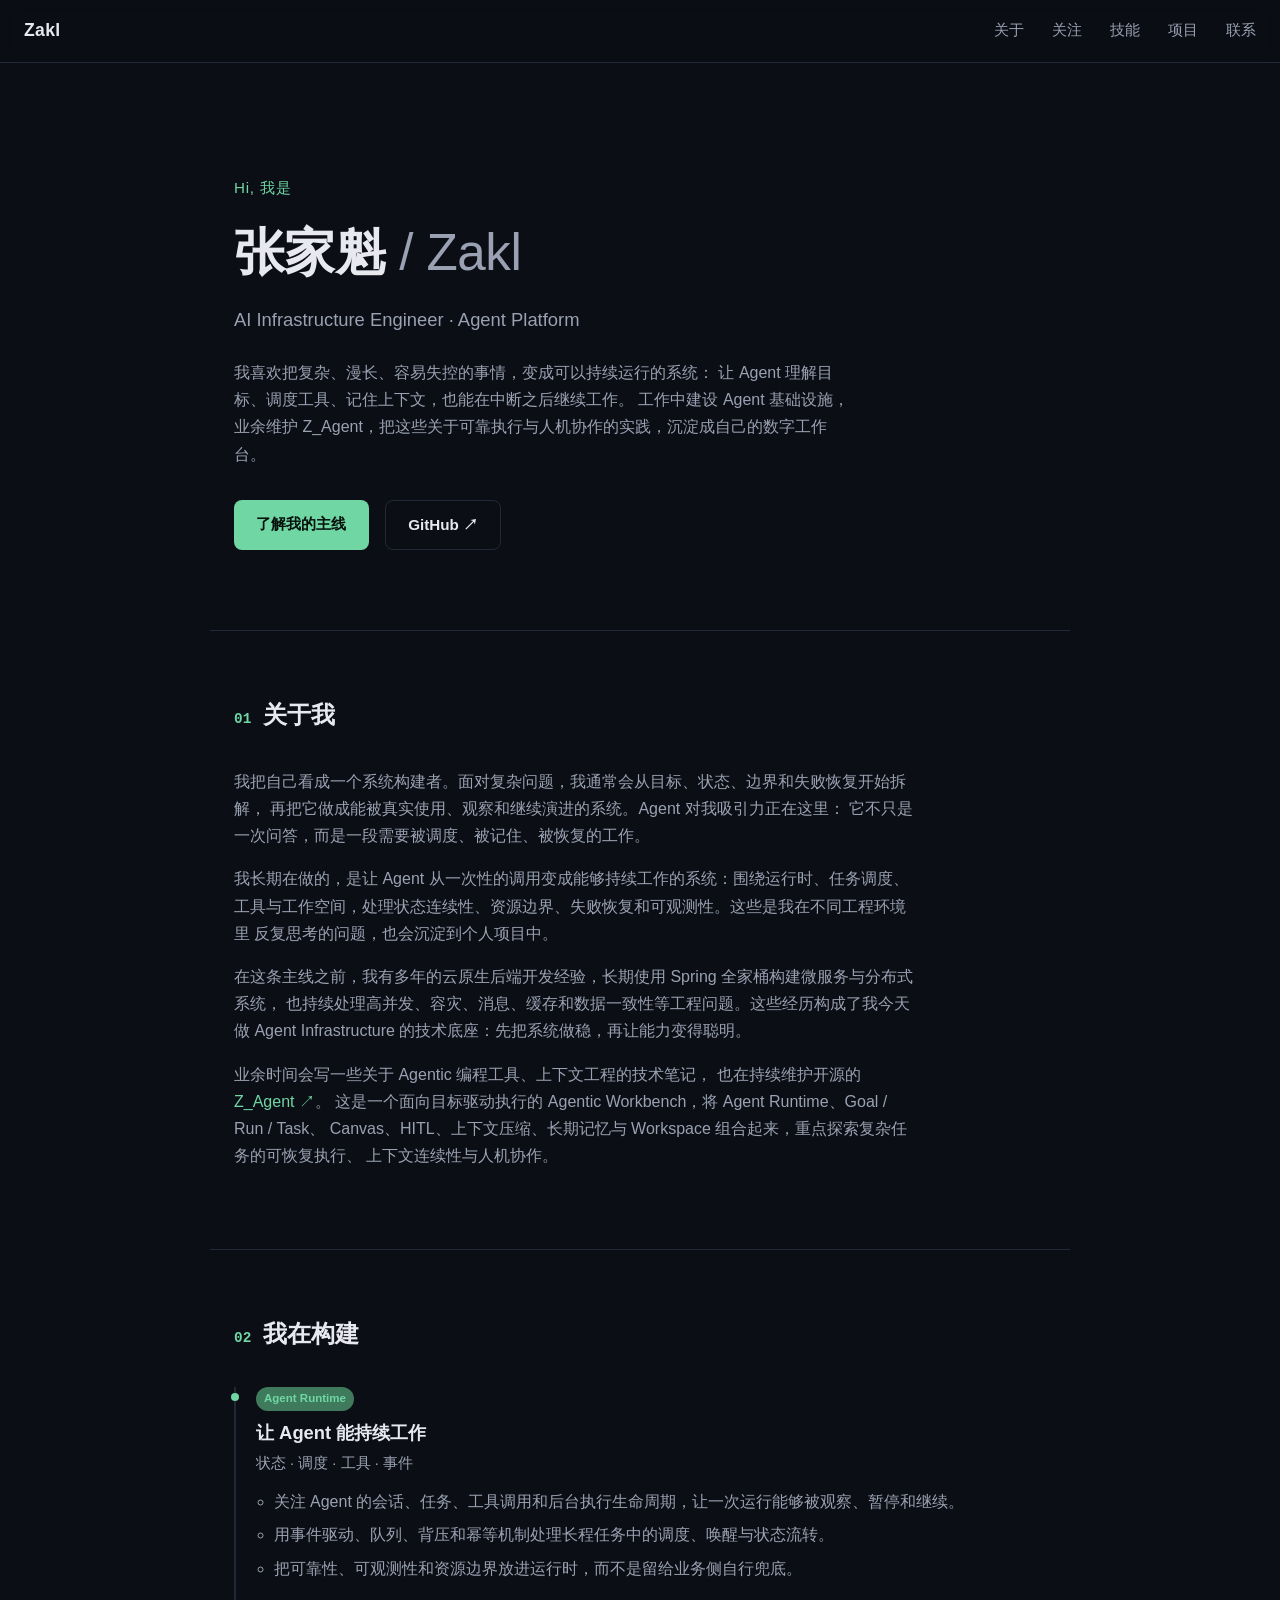
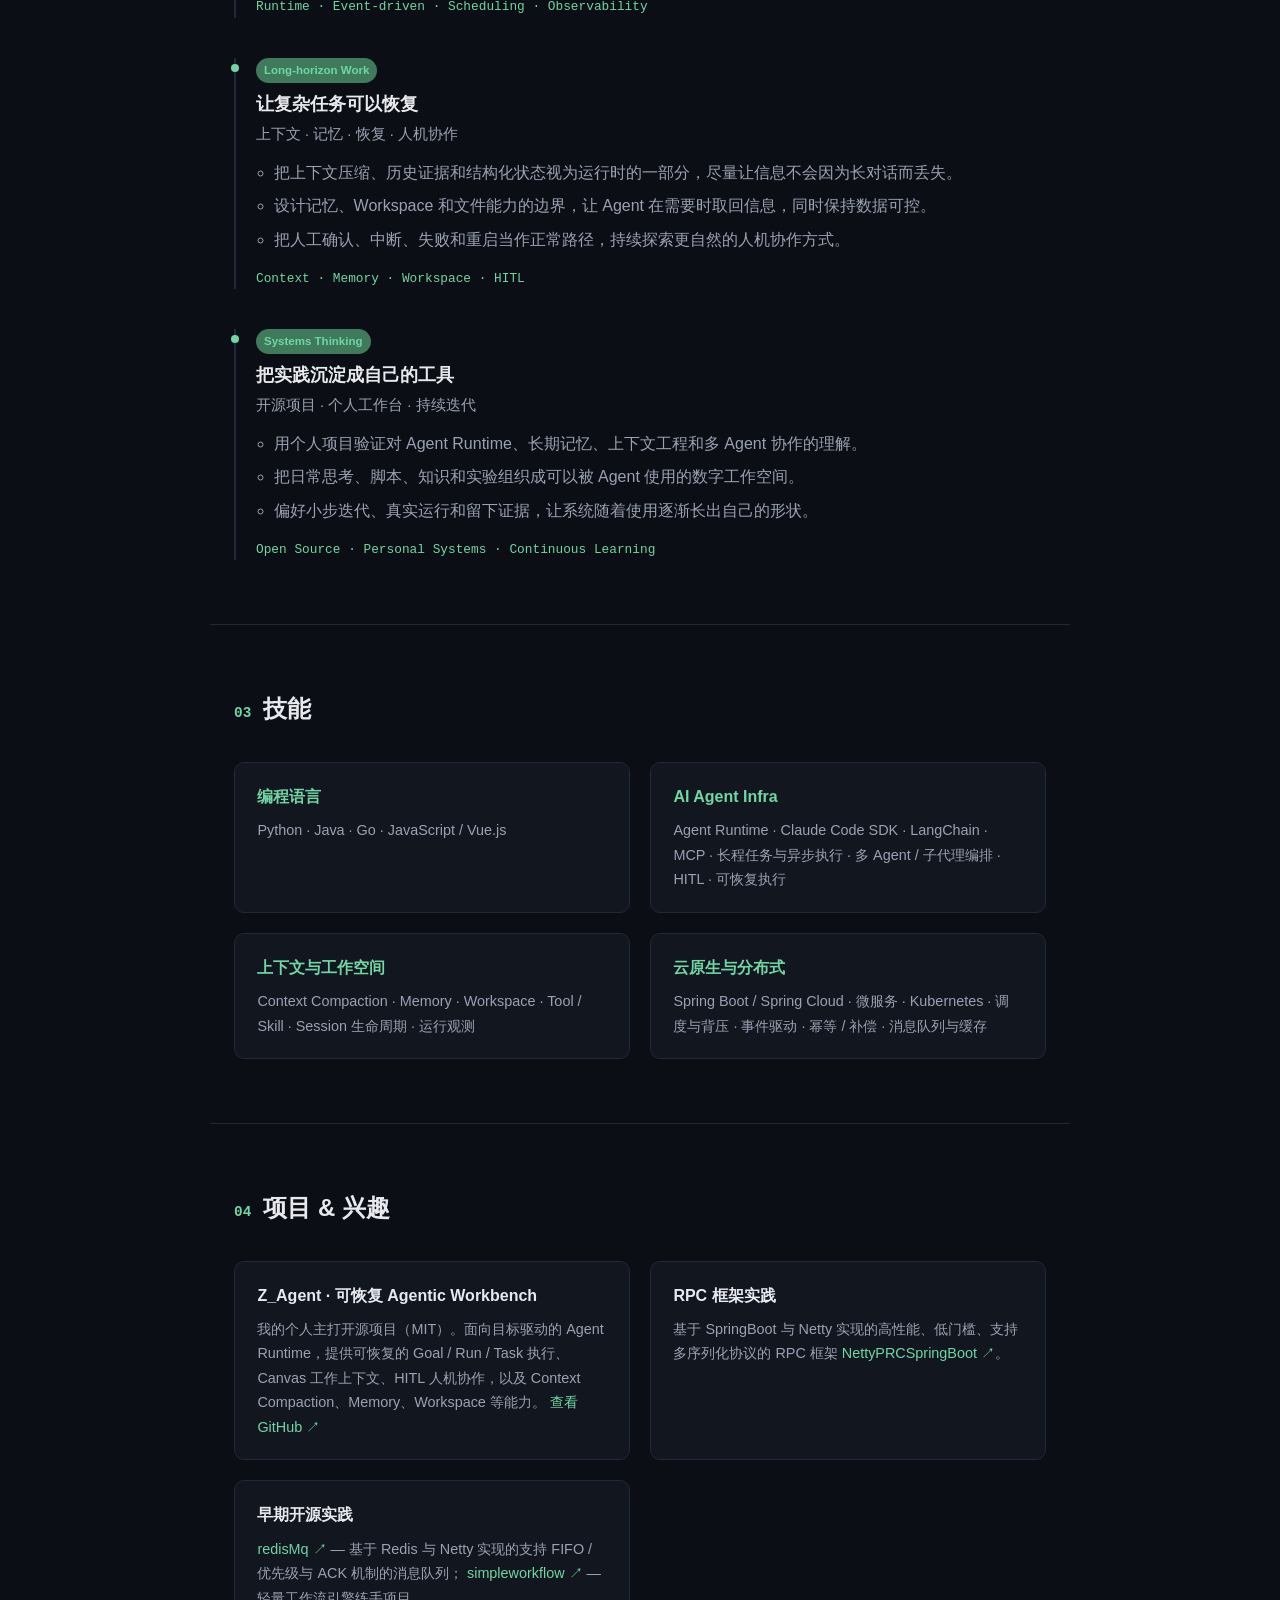
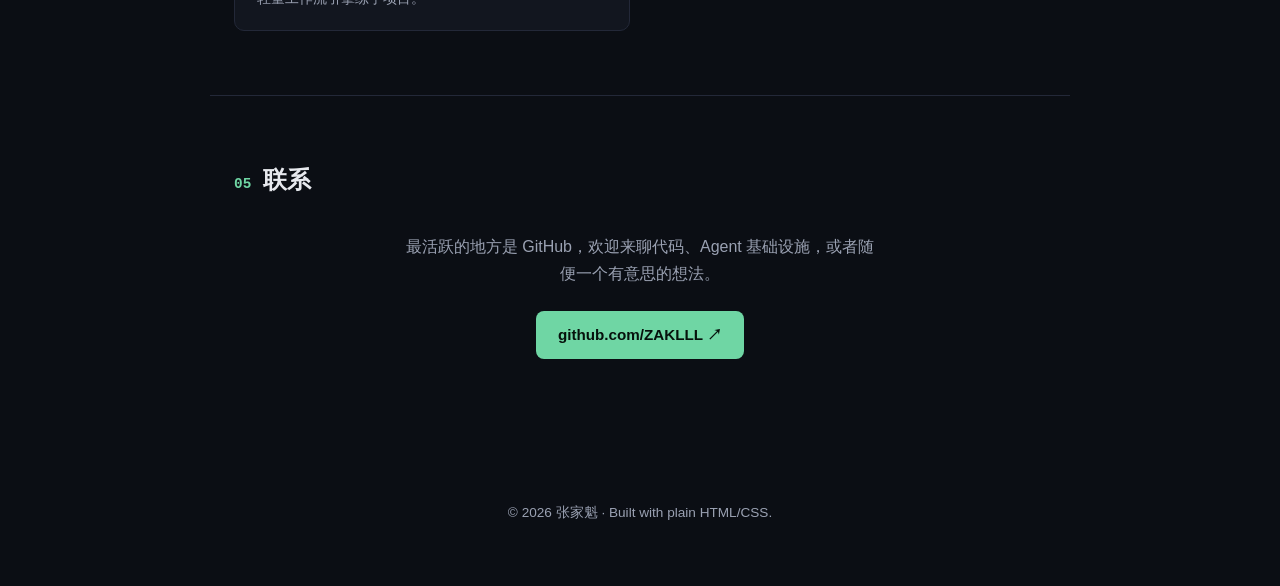
<file: index.html>
<!DOCTYPE html>
<html lang="zh-CN">
<head>
<meta charset="UTF-8">
<meta name="viewport" content="width=device-width, initial-scale=1.0">
<title>张家魁 · Zakl — AI Infrastructure Engineer</title>
<meta name="description" content="张家魁（Zakl）— 关注 Agent Runtime、长程任务、可靠执行与个人数字工作台的系统构建者。">
<link rel="icon" type="image/svg+xml" href="favicon.svg">
<link rel="stylesheet" href="style.css">
</head>
<body>

<nav class="nav" id="nav">
  <a href="#top" class="nav__brand">Zakl</a>
  <button class="nav__toggle" id="navToggle" aria-label="打开菜单">
    <span></span><span></span><span></span>
  </button>
  <div class="nav__links" id="navLinks">
    <a href="#about">关于</a>
    <a href="#focus">关注</a>
    <a href="#skills">技能</a>
    <a href="#projects">项目</a>
    <a href="#contact">联系</a>
  </div>
</nav>

<header class="hero" id="top">
  <div class="hero__inner">
    <p class="hero__eyebrow">Hi, 我是</p>
    <h1 class="hero__name">张家魁 <span class="hero__alias">/ Zakl</span></h1>
    <p class="hero__role">AI Infrastructure Engineer · Agent Platform</p>
    <p class="hero__desc">
      我喜欢把复杂、漫长、容易失控的事情，变成可以持续运行的系统：
      让 Agent 理解目标、调度工具、记住上下文，也能在中断之后继续工作。
      工作中建设 Agent 基础设施，业余维护 Z_Agent，把这些关于可靠执行与人机协作的实践，沉淀成自己的数字工作台。
    </p>
    <div class="hero__actions">
      <a class="btn btn--primary" href="#about">了解我的主线</a>
      <a class="btn btn--ghost" href="https://github.com/ZAKLLL" target="_blank" rel="noopener">GitHub ↗</a>
    </div>
  </div>
</header>

<main>

  <section class="section" id="about">
    <h2 class="section__title"><span class="section__num">01</span>关于我</h2>
    <div class="section__body">
      <p>
        我把自己看成一个系统构建者。面对复杂问题，我通常会从目标、状态、边界和失败恢复开始拆解，
        再把它做成能被真实使用、观察和继续演进的系统。Agent 对我吸引力正在这里：
        它不只是一次问答，而是一段需要被调度、被记住、被恢复的工作。
      </p>
      <p>
        我长期在做的，是让 Agent 从一次性的调用变成能够持续工作的系统：围绕运行时、任务调度、
        工具与工作空间，处理状态连续性、资源边界、失败恢复和可观测性。这些是我在不同工程环境里
        反复思考的问题，也会沉淀到个人项目中。
      </p>
      <p>
        在这条主线之前，我有多年的云原生后端开发经验，长期使用 Spring 全家桶构建微服务与分布式系统，
        也持续处理高并发、容灾、消息、缓存和数据一致性等工程问题。这些经历构成了我今天做 Agent Infrastructure
        的技术底座：先把系统做稳，再让能力变得聪明。
      </p>
      <p>
        业余时间会写一些关于 Agentic 编程工具、上下文工程的技术笔记，
        也在持续维护开源的
        <a href="https://github.com/ZAKLLL/zagent" target="_blank" rel="noopener">Z_Agent ↗</a>。
        这是一个面向目标驱动执行的 Agentic Workbench，将 Agent Runtime、Goal / Run / Task、
        Canvas、HITL、上下文压缩、长期记忆与 Workspace 组合起来，重点探索复杂任务的可恢复执行、
        上下文连续性与人机协作。
      </p>
    </div>
  </section>

  <section class="section" id="focus">
    <h2 class="section__title"><span class="section__num">02</span>我在构建</h2>
    <ol class="timeline">

      <li class="timeline__item">
        <div class="timeline__meta">
          <span class="timeline__tag">Agent Runtime</span>
        </div>
        <h3 class="timeline__role">让 Agent 能持续工作</h3>
        <p class="timeline__org">状态 · 调度 · 工具 · 事件</p>
        <ul class="timeline__points">
          <li>关注 Agent 的会话、任务、工具调用和后台执行生命周期，让一次运行能够被观察、暂停和继续。</li>
          <li>用事件驱动、队列、背压和幂等机制处理长程任务中的调度、唤醒与状态流转。</li>
          <li>把可靠性、可观测性和资源边界放进运行时，而不是留给业务侧自行兜底。</li>
        </ul>
        <div class="timeline__stack">Runtime · Event-driven · Scheduling · Observability</div>
      </li>

      <li class="timeline__item">
        <div class="timeline__meta">
          <span class="timeline__tag">Long-horizon Work</span>
        </div>
        <h3 class="timeline__role">让复杂任务可以恢复</h3>
        <p class="timeline__org">上下文 · 记忆 · 恢复 · 人机协作</p>
        <ul class="timeline__points">
          <li>把上下文压缩、历史证据和结构化状态视为运行时的一部分，尽量让信息不会因为长对话而丢失。</li>
          <li>设计记忆、Workspace 和文件能力的边界，让 Agent 在需要时取回信息，同时保持数据可控。</li>
          <li>把人工确认、中断、失败和重启当作正常路径，持续探索更自然的人机协作方式。</li>
        </ul>
        <div class="timeline__stack">Context · Memory · Workspace · HITL</div>
      </li>

      <li class="timeline__item">
        <div class="timeline__meta">
          <span class="timeline__tag">Systems Thinking</span>
        </div>
        <h3 class="timeline__role">把实践沉淀成自己的工具</h3>
        <p class="timeline__org">开源项目 · 个人工作台 · 持续迭代</p>
        <ul class="timeline__points">
          <li>用个人项目验证对 Agent Runtime、长期记忆、上下文工程和多 Agent 协作的理解。</li>
          <li>把日常思考、脚本、知识和实验组织成可以被 Agent 使用的数字工作空间。</li>
          <li>偏好小步迭代、真实运行和留下证据，让系统随着使用逐渐长出自己的形状。</li>
        </ul>
        <div class="timeline__stack">Open Source · Personal Systems · Continuous Learning</div>
      </li>

    </ol>
  </section>

  <section class="section" id="skills">
    <h2 class="section__title"><span class="section__num">03</span>技能</h2>
    <div class="skills-grid">
      <div class="skill-card">
        <h3>编程语言</h3>
        <p>Python · Java · Go · JavaScript / Vue.js</p>
      </div>
      <div class="skill-card">
        <h3>AI Agent Infra</h3>
        <p>Agent Runtime · Claude Code SDK · LangChain · MCP · 长程任务与异步执行 · 多 Agent / 子代理编排 · HITL · 可恢复执行</p>
      </div>
      <div class="skill-card">
        <h3>上下文与工作空间</h3>
        <p>Context Compaction · Memory · Workspace · Tool / Skill · Session 生命周期 · 运行观测</p>
      </div>
      <div class="skill-card">
        <h3>云原生与分布式</h3>
        <p>Spring Boot / Spring Cloud · 微服务 · Kubernetes · 调度与背压 · 事件驱动 · 幂等 / 补偿 · 消息队列与缓存</p>
      </div>
    </div>
  </section>

  <section class="section" id="projects">
    <h2 class="section__title"><span class="section__num">04</span>项目 & 兴趣</h2>
    <div class="projects-grid">
      <article class="project-card">
        <h3>Z_Agent · 可恢复 Agentic Workbench</h3>
        <p>
          我的个人主打开源项目（MIT）。面向目标驱动的 Agent Runtime，提供可恢复的 Goal / Run / Task 执行、
          Canvas 工作上下文、HITL 人机协作，以及 Context Compaction、Memory、Workspace 等能力。
          <a href="https://github.com/ZAKLLL/zagent" target="_blank" rel="noopener">查看 GitHub ↗</a>
        </p>
      </article>
      <article class="project-card">
        <h3>RPC 框架实践</h3>
        <p>基于 SpringBoot 与 Netty 实现的高性能、低门槛、支持多序列化协议的 RPC 框架
          <a href="https://github.com/ZAKLLL/NettyPRCSpringBoot" target="_blank" rel="noopener">NettyPRCSpringBoot ↗</a>。</p>
      </article>
      <article class="project-card">
        <h3>早期开源实践</h3>
        <p>
          <a href="https://github.com/ZAKLLL/redisMq" target="_blank" rel="noopener">redisMq ↗</a> —
          基于 Redis 与 Netty 实现的支持 FIFO / 优先级与 ACK 机制的消息队列；
          <a href="https://github.com/ZAKLLL/simpleworkflow" target="_blank" rel="noopener">simpleworkflow ↗</a> —
          轻量工作流引擎练手项目。
        </p>
      </article>
    </div>
  </section>

  <section class="section section--contact" id="contact">
    <h2 class="section__title"><span class="section__num">05</span>联系</h2>
    <p class="contact__text">最活跃的地方是 GitHub，欢迎来聊代码、Agent 基础设施，或者随便一个有意思的想法。</p>
    <a class="btn btn--primary" href="https://github.com/ZAKLLL" target="_blank" rel="noopener">github.com/ZAKLLL ↗</a>
  </section>

</main>

<footer class="footer">
  <p>&copy; <span id="year"></span> 张家魁 · Built with plain HTML/CSS.</p>
</footer>

<script src="script.js"></script>
</body>
</html>
</file>
<file: style.css>
:root {
  --bg: #0b0e14;
  --bg-elev: #12161f;
  --border: #232838;
  --text: #e7e9ee;
  --text-dim: #9aa1b2;
  --accent: #6fd6a4;
  --accent-dim: #3f7a5c;
  --max-width: 860px;
  --font: -apple-system, BlinkMacSystemFont, "Segoe UI", "PingFang SC", "Microsoft YaHei", Helvetica, Arial, sans-serif;
}

* { box-sizing: border-box; }

html { scroll-behavior: smooth; }

body {
  margin: 0;
  font-family: var(--font);
  background: var(--bg);
  color: var(--text);
  line-height: 1.7;
  -webkit-font-smoothing: antialiased;
}

a { color: var(--accent); text-decoration: none; }
a:hover { text-decoration: underline; }

/* NAV */
.nav {
  position: sticky;
  top: 0;
  z-index: 10;
  display: flex;
  align-items: center;
  justify-content: space-between;
  padding: 1rem 1.5rem;
  background: rgba(11, 14, 20, 0.85);
  backdrop-filter: blur(8px);
  border-bottom: 1px solid var(--border);
}

.nav__brand {
  font-weight: 700;
  font-size: 1.1rem;
  color: var(--text);
  letter-spacing: 0.02em;
}
.nav__brand:hover { text-decoration: none; color: var(--accent); }

.nav__links {
  display: flex;
  gap: 1.75rem;
}
.nav__links a {
  color: var(--text-dim);
  font-size: 0.92rem;
}
.nav__links a:hover { color: var(--text); text-decoration: none; }

.nav__toggle {
  display: none;
  flex-direction: column;
  gap: 4px;
  background: none;
  border: none;
  cursor: pointer;
  padding: 4px;
}
.nav__toggle span {
  width: 22px;
  height: 2px;
  background: var(--text);
  display: block;
}

/* HERO */
.hero {
  padding: 7rem 1.5rem 5rem;
  max-width: var(--max-width);
  margin: 0 auto;
}
.hero__eyebrow {
  color: var(--accent);
  font-size: 0.95rem;
  margin: 0 0 0.5rem;
  letter-spacing: 0.05em;
}
.hero__name {
  font-size: clamp(2.2rem, 5vw, 3.2rem);
  margin: 0 0 0.5rem;
  font-weight: 800;
  letter-spacing: -0.01em;
}
.hero__alias {
  color: var(--text-dim);
  font-weight: 500;
}
.hero__role {
  font-size: 1.15rem;
  color: var(--text-dim);
  margin: 0 0 1.5rem;
}
.hero__desc {
  max-width: 620px;
  color: var(--text-dim);
  margin: 0 0 2rem;
}
.hero__actions {
  display: flex;
  gap: 1rem;
  flex-wrap: wrap;
}

.btn {
  display: inline-block;
  padding: 0.7rem 1.4rem;
  border-radius: 8px;
  font-size: 0.95rem;
  font-weight: 600;
  transition: transform 0.15s ease, opacity 0.15s ease;
}
.btn:hover { text-decoration: none; transform: translateY(-1px); }
.btn--primary {
  background: var(--accent);
  color: #06110c;
}
.btn--primary:hover { opacity: 0.9; }
.btn--ghost {
  border: 1px solid var(--border);
  color: var(--text);
}
.btn--ghost:hover { border-color: var(--accent); color: var(--accent); }

/* SECTIONS */
.section {
  max-width: var(--max-width);
  margin: 0 auto;
  padding: 4rem 1.5rem;
  border-top: 1px solid var(--border);
}

.section__title {
  display: flex;
  align-items: baseline;
  gap: 0.75rem;
  font-size: 1.5rem;
  margin: 0 0 2rem;
}
.section__num {
  color: var(--accent);
  font-size: 0.9rem;
  font-weight: 700;
  font-family: ui-monospace, SFMono-Regular, Menlo, monospace;
}

.section__body p {
  color: var(--text-dim);
  margin: 0 0 1rem;
  max-width: 680px;
}
.section__body strong { color: var(--text); }

/* TIMELINE */
.timeline {
  list-style: none;
  margin: 0;
  padding: 0;
  display: flex;
  flex-direction: column;
  gap: 2.5rem;
}
.timeline__item {
  border-left: 2px solid var(--border);
  padding-left: 1.25rem;
  position: relative;
}
.timeline__item::before {
  content: "";
  position: absolute;
  left: -5px;
  top: 6px;
  width: 8px;
  height: 8px;
  border-radius: 50%;
  background: var(--accent);
}
.timeline__meta {
  display: flex;
  align-items: center;
  gap: 0.75rem;
  margin-bottom: 0.35rem;
}
.timeline__time {
  font-family: ui-monospace, SFMono-Regular, Menlo, monospace;
  font-size: 0.85rem;
  color: var(--text-dim);
}
.timeline__tag {
  font-size: 0.72rem;
  padding: 0.15rem 0.5rem;
  border-radius: 100px;
  background: var(--accent-dim);
  color: var(--accent);
  font-weight: 600;
}
.timeline__role {
  margin: 0 0 0.15rem;
  font-size: 1.15rem;
}
.timeline__org {
  margin: 0 0 0.75rem;
  color: var(--text-dim);
  font-size: 0.92rem;
}
.timeline__points {
  margin: 0 0 0.9rem;
  padding-left: 1.1rem;
  color: var(--text-dim);
}
.timeline__points li { margin-bottom: 0.4rem; }
.timeline__stack {
  font-size: 0.8rem;
  color: var(--accent);
  font-family: ui-monospace, SFMono-Regular, Menlo, monospace;
}

/* SKILLS */
.skills-grid {
  display: grid;
  grid-template-columns: repeat(2, 1fr);
  gap: 1.25rem;
}
.skill-card {
  background: var(--bg-elev);
  border: 1px solid var(--border);
  border-radius: 10px;
  padding: 1.25rem 1.4rem;
}
.skill-card h3 {
  margin: 0 0 0.5rem;
  font-size: 1rem;
  color: var(--accent);
}
.skill-card p {
  margin: 0;
  color: var(--text-dim);
  font-size: 0.9rem;
}

/* PROJECTS */
.projects-grid {
  display: grid;
  grid-template-columns: repeat(2, 1fr);
  gap: 1.25rem;
}
.project-card {
  background: var(--bg-elev);
  border: 1px solid var(--border);
  border-radius: 10px;
  padding: 1.25rem 1.4rem;
  transition: border-color 0.15s ease;
}
.project-card:hover { border-color: var(--accent-dim); }
.project-card h3 {
  margin: 0 0 0.5rem;
  font-size: 1rem;
}
.project-card p {
  margin: 0;
  color: var(--text-dim);
  font-size: 0.9rem;
}

/* CONTACT */
.section--contact {
  text-align: center;
  padding-bottom: 6rem;
}
.contact__text {
  color: var(--text-dim);
  max-width: 480px;
  margin: 0 auto 1.5rem;
}

/* FOOTER */
.footer {
  text-align: center;
  color: var(--text-dim);
  font-size: 0.85rem;
  padding: 2rem 1.5rem 3rem;
}

/* RESPONSIVE */
@media (max-width: 640px) {
  .nav__links {
    position: absolute;
    top: 100%;
    left: 0;
    right: 0;
    flex-direction: column;
    background: var(--bg-elev);
    border-bottom: 1px solid var(--border);
    padding: 1rem 1.5rem;
    gap: 1rem;
    display: none;
  }
  .nav__links.is-open { display: flex; }
  .nav__toggle { display: flex; }
  .skills-grid, .projects-grid { grid-template-columns: 1fr; }
}
</file>
